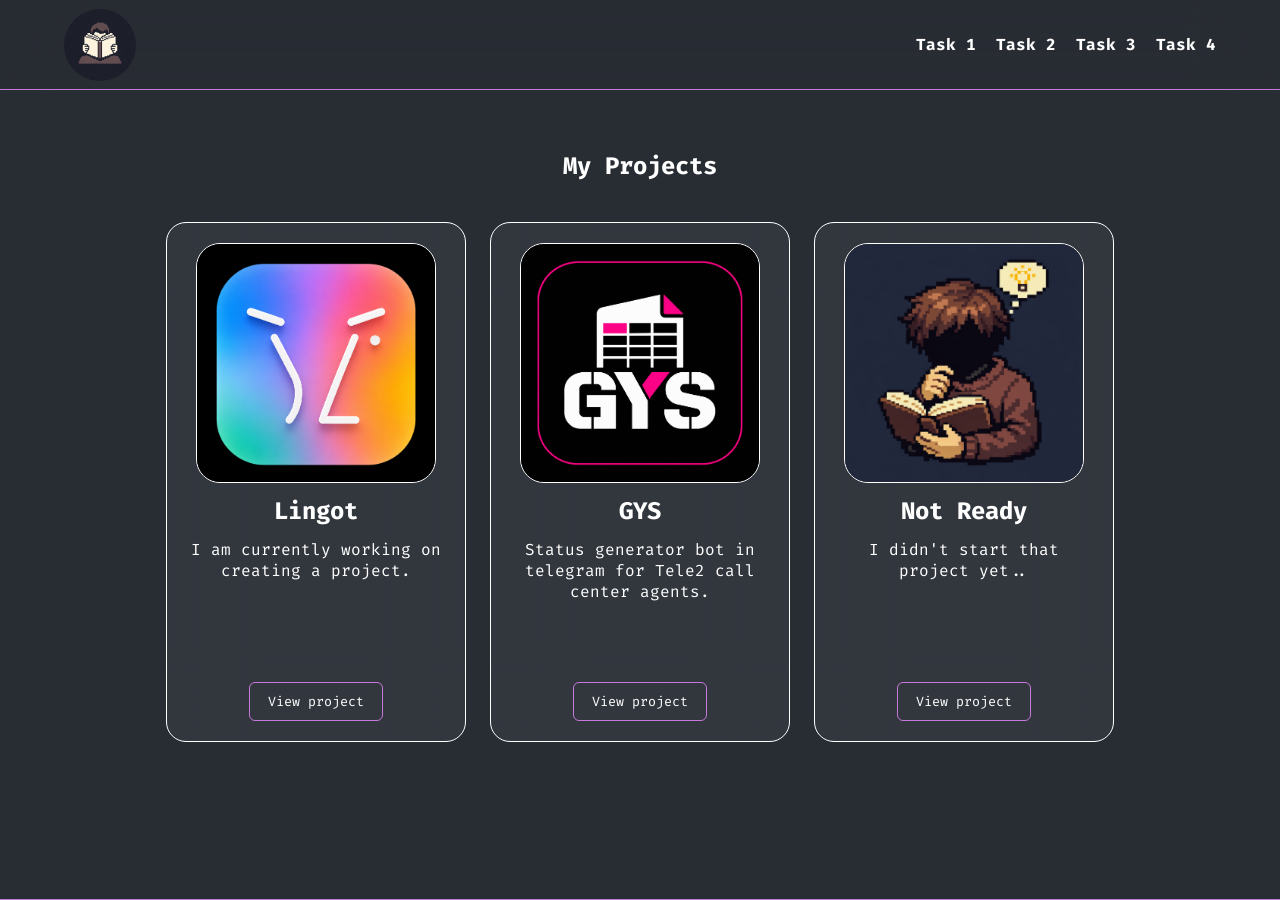
<file: index.html>
<!DOCTYPE html>
<html lang="en">

<head>
    <meta charset="UTF-8">
    <meta name="viewport" content="width=device-width, initial-scale=1.0">
    <title>assignment2</title>
    <link rel="stylesheet" href="styles.css">
</head>

<body>

    <header>
        <nav>
            <a class="logo" href="index.html">
                <img src="img/logo.png" alt="Website logo">
            </a>
            <ul class="nav-links">
                <li><a href="index.html">Task 1</a></li>
                <li><a href="task2/index.html">Task 2</a></li>
                <li><a href="task3/index.html">Task 3</a></li>
                <li><a href="task4/index.html">Task 4</a></li>
            </ul>
        </nav>
    </header>
    <section id="works">
        <h2>My Projects</h2>
        <div class="works-container">
            <div class="works-description">

                <div class="project-card">
                    <img src="img/lingot.png" alt="Lingot project logo">
                    <h2>Lingot</h2>
                    <p>I am currently working on creating a project.</p>
                    <button type="button">View project</button>
                </div>
                <div class="project-card">
                    <img src="img/GYS.png" alt="GYS project logo">
                    <h2>GYS</h2>
                    <p>Status generator bot in telegram for Tele2 call center agents.</p>
                    <button type="button">View project</button>
                </div>
                <div class="project-card">
                    <img src="img/thinking.png" alt="Student thinking about a project">
                    <h2>Not Ready</h2>
                    <p>I didn't start that project yet..</p>
                    <button type="button">View project</button>
                </div>

            </div>
        </div>
    </section>


</body>

</html>
</file>
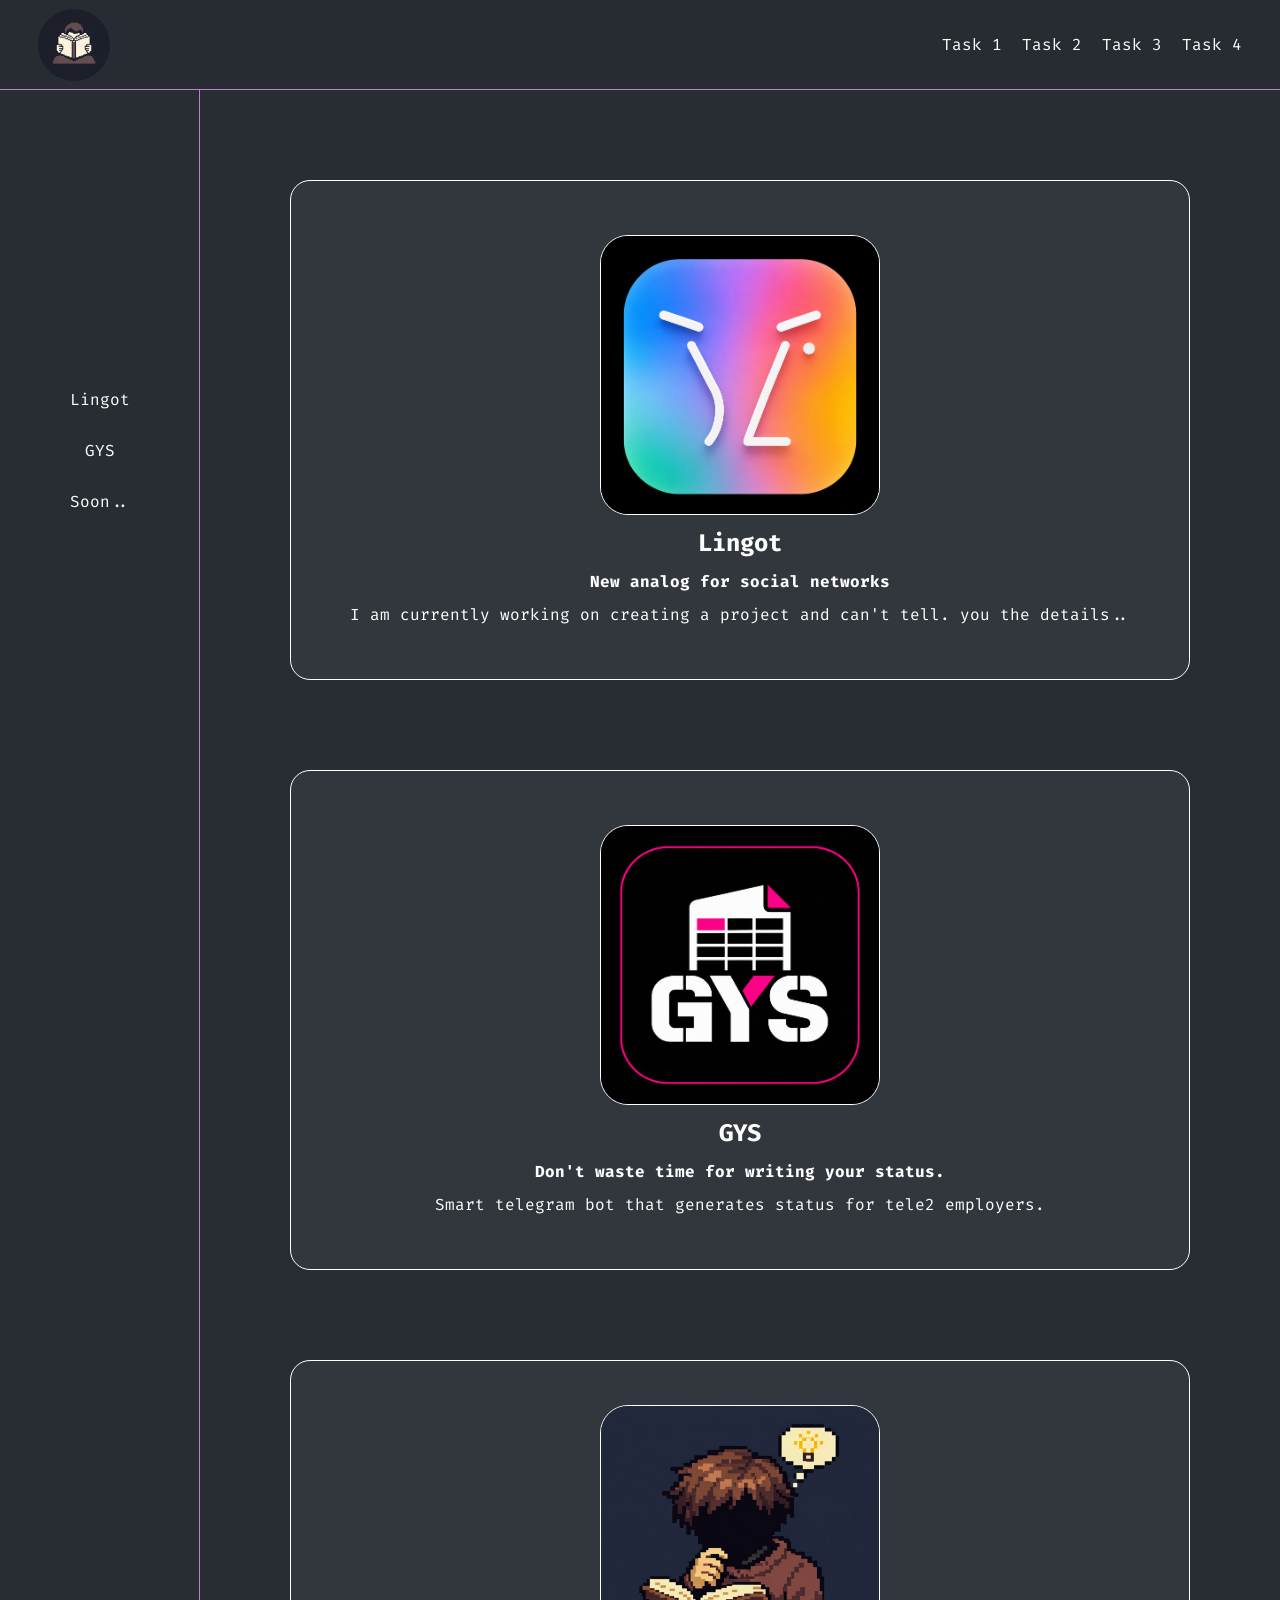
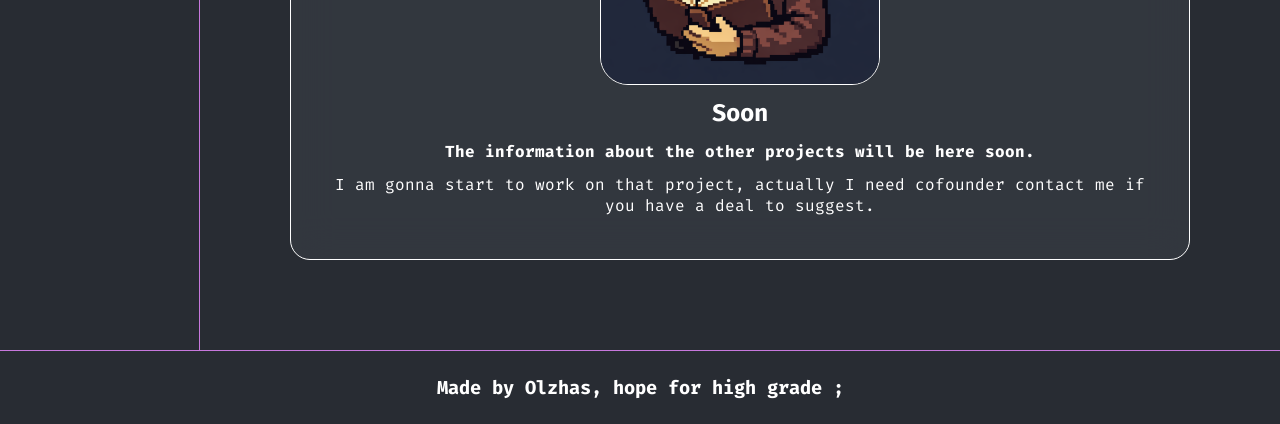
<file: task2/index.html>
<!DOCTYPE html>
<html lang="en">

<head>
    <meta charset="UTF-8">
    <meta name="viewport" content="width=device-width, initial-scale=1.0">
    <link rel="stylesheet" href="styles.css">
    <title>Task 2</title>
</head>

<body>
    <div class="container">
        <header>
            <nav>
                <a class="logo" href="../index.html">
                    <img src="../img/logo.png" alt="Website logo">
                </a>
                <ul class="nav-links">
                    <li><a href="../index.html">Task 1</a></li>
                    <li><a href="index.html">Task 2</a></li>
                    <li><a href="../task3/index.html">Task 3</a></li>
                    <li><a href="../task4/index.html">Task 4</a></li>
                </ul>
            </nav>
        </header>
        <aside>
            <ul>
                <li><a href="#lingot">Lingot</a></li>
                <li><a href="#gys">GYS</a></li>
                <li><a href="#soon">Soon..</a></li>
            </ul>
        </aside>
        <main>
            <div class="project-card" id="lingot">
                <img src="../img/lingot.png" alt="Lingot project logo">
                <h2>Lingot</h2>
                <h4>New analog for social networks</h4>
                <p>I am currently working on creating a project and can't tell. you the details..</p>
            </div>
            <div class="project-card" id="gys">
                <img src="../img/GYS.png" alt="GYS project logo">
                <h2>GYS</h2>
                <h4>Don't waste time for writing your status.</h4>
                <p>Smart telegram bot that generates status for tele2 employers.</p>
            </div>
            <div class="project-card" id="soon">
                <img src="../img/thinking.png" alt="Student thinking about a project">
                <h2>Soon</h2>
                <h4>The information about the other projects will be here soon.</h4>
                <p>I am gonna start to work on that project, actually I need cofounder contact me if you have a deal to
                    suggest.</p>
            </div>
        </main>
        <footer>
            <h3>Made by Olzhas, hope for high grade ;</h3>
        </footer>
    </div>
</body>

</html>
</file>
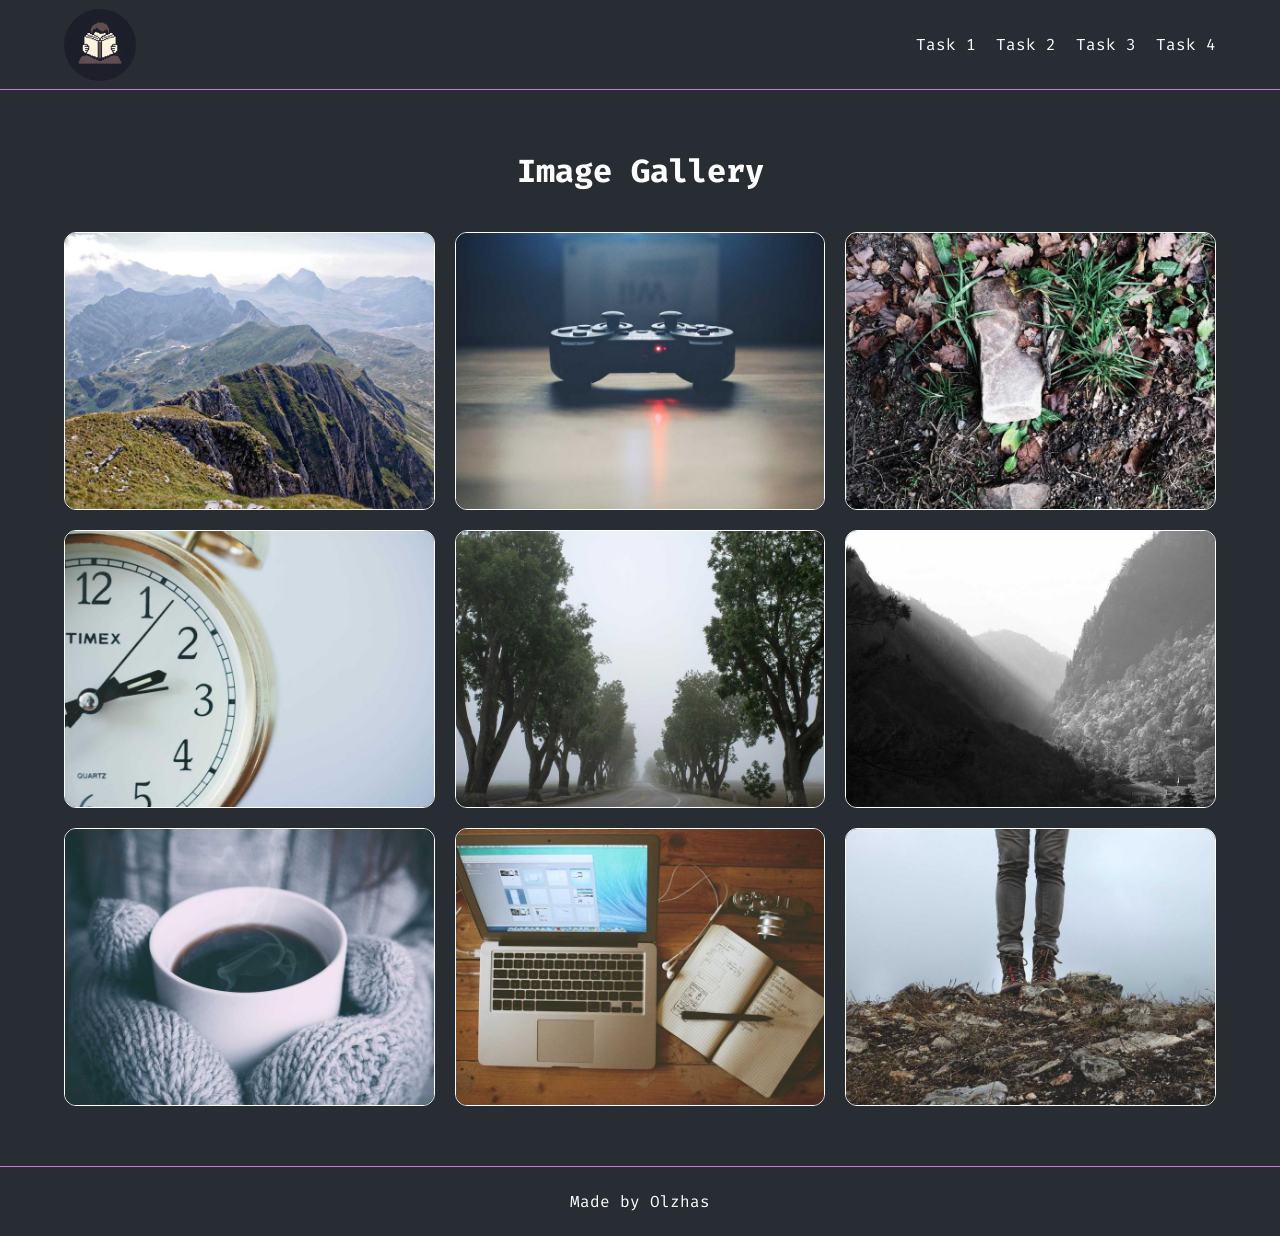
<file: task3/index.html>
<!DOCTYPE html>
<html lang="en">

<head>
    <meta charset="UTF-8">
    <meta name="viewport" content="width=device-width, initial-scale=1.0">
    <link rel="stylesheet" href="styles.css">
    <title>Task 3</title>
</head>

<body>
    <header>
        <nav>
            <a class="logo" href="../index.html">
                <img src="../img/logo.png" alt="Website logo">
            </a>
            <ul class="nav-links">
                <li><a href="../index.html">Task 1</a></li>
                <li><a href="../task2/index.html">Task 2</a></li>
                <li><a href="index.html">Task 3</a></li>
                <li><a href="../task4/index.html">Task 4</a></li>
            </ul>
        </nav>
    </header>

    <main>
        <h1>Image Gallery</h1>
        <div class="gallery">
            <figure>
                <img src="../img/gallery/photo-1.jpg" alt="Mountain landscape">
                <figcaption>Mountain view</figcaption>
            </figure>
            <figure>
                <img src="../img/gallery/photo-2.jpg" alt="Game controller">
                <figcaption>Game time</figcaption>
            </figure>
            <figure>
                <img src="../img/gallery/photo-3.jpg" alt="Grass and leaves on the ground">
                <figcaption>Forest floor</figcaption>
            </figure>
            <figure>
                <img src="../img/gallery/photo-4.jpg" alt="Close view of a clock">
                <figcaption>Time</figcaption>
            </figure>
            <figure>
                <img src="../img/gallery/photo-5.jpg" alt="Road between trees in fog">
                <figcaption>Foggy road</figcaption>
            </figure>
            <figure>
                <img src="../img/gallery/photo-6.jpg" alt="Sunlight over a mountain valley">
                <figcaption>Mountain light</figcaption>
            </figure>
            <figure>
                <img src="../img/gallery/photo-7.jpg" alt="Warm drink wrapped in a blanket">
                <figcaption>Warm drink</figcaption>
            </figure>
            <figure>
                <img src="../img/gallery/photo-8.jpg" alt="Laptop on a desk">
                <figcaption>Workspace</figcaption>
            </figure>
            <figure>
                <img src="../img/gallery/photo-9.jpg" alt="Hiker standing on rocks">
                <figcaption>Hiking</figcaption>
            </figure>
        </div>
    </main>

    <footer>
        <p>Made by Olzhas</p>
    </footer>
</body>

</html>
</file>
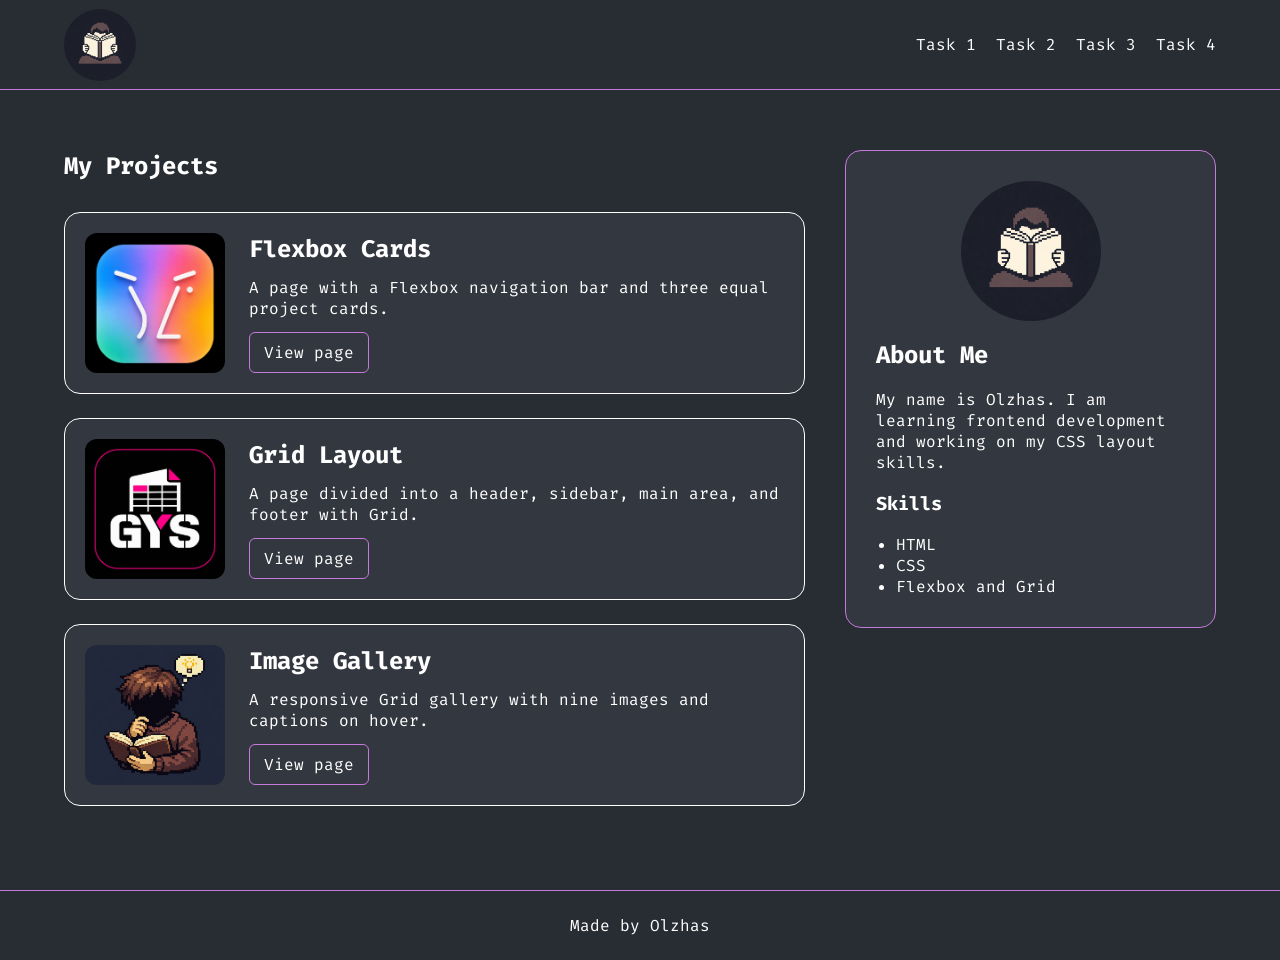
<file: task4/index.html>
<!DOCTYPE html>
<html lang="en">

<head>
    <meta charset="UTF-8">
    <meta name="viewport" content="width=device-width, initial-scale=1.0">
    <link rel="stylesheet" href="styles.css">
    <title>Task 4</title>
</head>

<body>
    <header>
        <nav>
            <a class="logo" href="../index.html">
                <img src="../img/logo.png" alt="Website logo">
            </a>
            <ul class="nav-links">
                <li><a href="../index.html">Task 1</a></li>
                <li><a href="../task2/index.html">Task 2</a></li>
                <li><a href="../task3/index.html">Task 3</a></li>
                <li><a href="index.html">Task 4</a></li>
            </ul>
        </nav>
    </header>

    <main class="portfolio-layout">
        <section class="projects">
            <h1>My Projects</h1>

            <article class="project-card">
                <img src="../img/lingot.png" alt="Lingot project logo">
                <div class="project-content">
                    <h2>Flexbox Cards</h2>
                    <p>A page with a Flexbox navigation bar and three equal project cards.</p>
                    <a href="../index.html">View page</a>
                </div>
            </article>

            <article class="project-card">
                <img src="../img/GYS.png" alt="GYS project logo">
                <div class="project-content">
                    <h2>Grid Layout</h2>
                    <p>A page divided into a header, sidebar, main area, and footer with Grid.</p>
                    <a href="../task2/index.html">View page</a>
                </div>
            </article>

            <article class="project-card">
                <img src="../img/thinking.png" alt="Student thinking about a project">
                <div class="project-content">
                    <h2>Image Gallery</h2>
                    <p>A responsive Grid gallery with nine images and captions on hover.</p>
                    <a href="../task3/index.html">View page</a>
                </div>
            </article>
        </section>

        <aside class="info">
            <img src="../img/logo.png" alt="Olzhas profile logo">
            <h2>About Me</h2>
            <p>My name is Olzhas. I am learning frontend development and working on my CSS layout skills.</p>
            <h3>Skills</h3>
            <ul>
                <li>HTML</li>
                <li>CSS</li>
                <li>Flexbox and Grid</li>
            </ul>
        </aside>
    </main>

    <footer>
        <p>Made by Olzhas</p>
    </footer>
</body>

</html>
</file>
<file: styles.css>
@import url('https://fonts.googleapis.com/css2?family=Fira+Code:wght@300..700&display=swap');

* {
    margin: 0;
    padding: 0;
    box-sizing: border-box;
}

body {
    font-family: "Fira Code", sans-serif;
    margin: 0;
    padding: 0;
    background-color: #282C33;
    color: white;
}

header {
    height: 10vh;
    position: sticky;
    top: 0;
    z-index: 1000;
    backdrop-filter: blur(40px);
    border-bottom: 1px solid #C778DD;
    display: flex;
    align-items: center;
    justify-content: center;
}

header nav {
    display: flex;
    width: 90%;
    max-width: 1200px;
    justify-content: space-between;
    align-items: center;
}

.logo {
    display: flex;
    align-items: center;
}

.logo img {
    height: 8vh;
    border-radius: 50%;
}

.nav-links {
    display: flex;
    align-items: center;
    gap: 20px;
    list-style: none;
}

.nav-links a {
    color: white;
    text-decoration: none;
    font-weight: bold;
    transition: color 0.3s;
}

.nav-links a:hover {
    color: #C778DD;
}

#works {
    min-height: 90vh;
    padding: 60px 5%;
    border-bottom: 1px solid #C778DD;
}

#works > h2 {
    text-align: center;
    margin-bottom: 40px;
}

.works-container {
    display: flex;
    justify-content: center;
}

.works-description {
    display: flex;
    justify-content: center;
    align-items: stretch;
    flex-wrap: wrap;
    gap: 24px;
    width: 100%;
    max-width: 1100px;
}

.project-card {
    background-color: #393e47a1;
    backdrop-filter: blur(40px);
    display: flex;
    flex-direction: column;
    justify-content: center;
    align-items: center;
    gap: 12px;
    text-align: center;
    height: 520px;
    width: 300px;
    padding: 20px;
    border: 1px solid;
    border-radius: 20px;
    transition: transform 0.3s, box-shadow 0.3s, border-color 0.3s;
}

.project-card:hover {
    border-color: #C778DD;
    transform: translateY(-8px);
    box-shadow: 0 12px 24px #17191d;
}

.works-description img {
    width: 240px;
    height: 240px;
    object-fit: cover;
    border: 1px solid;
    border-radius: 10%;
}

.project-card button {
    margin-top: auto;
    padding: 10px 18px;
    font-family: inherit;
    color: white;
    background-color: transparent;
    border: 1px solid #C778DD;
    border-radius: 6px;
    cursor: pointer;
}

.project-card button:hover {
    background-color: #C778DD;
}

@media (max-width: 600px) {
    header nav {
        width: 94%;
    }

    .nav-links {
        gap: 10px;
        font-size: 13px;
    }

    .project-card {
        width: 100%;
        max-width: 320px;
    }
}
</file>
<file: task2/styles.css>
@import url('https://fonts.googleapis.com/css2?family=Fira+Code:wght@300..700&display=swap');

* {
    margin: 0;
    padding: 0;
    box-sizing: border-box;
}

html {
    scroll-behavior: smooth;
}

body {
    font-family: "Fira Code", sans-serif;
    background-color: #282C33;
    color: white;
}

.container {
    min-height: 100vh;
    display: grid;
    grid-template-columns: 200px 1fr;
    grid-template-rows: 10vh 1fr auto;
    grid-template-areas:
        "header header"
        "sidebar main"
        "footer footer";
}

header {
    grid-area: header;
    position: sticky;
    top: 0;
    z-index: 10;
    display: flex;
    align-items: center;
    justify-content: center;
    background-color: #282C33e8;
    backdrop-filter: blur(20px);
    border-bottom: 1px solid #C778DD;
}

header nav {
    width: 94%;
    display: flex;
    justify-content: space-between;
    align-items: center;
}

.logo {
    display: flex;
    align-items: center;
}

.logo img {
    height: 8vh;
    border-radius: 50%;
}

.nav-links {
    display: flex;
    align-items: center;
    gap: 20px;
    list-style: none;
}

a {
    color: white;
    text-decoration: none;
    transition: color 0.3s;
}

a:hover {
    color: #C778DD;
}

aside {
    grid-area: sidebar;
    border-right: 1px solid #C778DD;
}

aside ul {
    position: fixed;
    top: 50%;
    left: 0;
    width: 200px;
    transform: translateY(-50%);
    display: flex;
    flex-direction: column;
    align-items: center;
    gap: 30px;
    list-style: none;
}

main {
    grid-area: main;
    display: flex;
    flex-direction: column;
    align-items: center;
    gap: 10vh;
    padding: 10vh 0;
}

.project-card {
    width: min(90%, 900px);
    min-height: 500px;
    scroll-margin-top: 15vh;
    display: flex;
    flex-direction: column;
    justify-content: center;
    align-items: center;
    gap: 12px;
    padding: 30px;
    text-align: center;
    background-color: #393e47a1;
    backdrop-filter: blur(20px);
    border: 1px solid white;
    border-radius: 20px;
    transition: border-color 0.3s;
}

.project-card img {
    width: min(280px, 80%);
    aspect-ratio: 1;
    object-fit: cover;
    border: 1px solid white;
    border-radius: 10%;
}

.project-card:hover {
    border-color: #C778DD;
}

footer {
    grid-area: footer;
    padding: 24px;
    text-align: center;
    border-top: 1px solid #C778DD;
}

@media (max-width: 700px) {
    .container {
        grid-template-columns: 110px 1fr;
    }

    aside ul {
        width: 110px;
    }

    .nav-links {
        gap: 10px;
        font-size: 12px;
    }

    .project-card {
        min-height: 420px;
        padding: 20px;
    }
}
</file>
<file: task3/styles.css>
@import url('https://fonts.googleapis.com/css2?family=Fira+Code:wght@300..700&display=swap');

* {
    margin: 0;
    padding: 0;
    box-sizing: border-box;
}

body {
    font-family: "Fira Code", sans-serif;
    background-color: #282C33;
    color: white;
}

header {
    height: 10vh;
    display: flex;
    align-items: center;
    justify-content: center;
    border-bottom: 1px solid #C778DD;
}

header nav {
    width: 90%;
    max-width: 1200px;
    display: flex;
    align-items: center;
    justify-content: space-between;
}

.logo {
    display: flex;
    align-items: center;
}

.logo img {
    height: 8vh;
    border-radius: 50%;
}

.nav-links {
    display: flex;
    gap: 20px;
    list-style: none;
}

.nav-links a {
    color: white;
    text-decoration: none;
    transition: color 0.3s;
}

.nav-links a:hover {
    color: #C778DD;
}

main {
    width: 90%;
    max-width: 1200px;
    margin: 0 auto;
    padding: 60px 0;
}

h1 {
    margin-bottom: 40px;
    text-align: center;
}

.gallery {
    display: grid;
    grid-template-columns: repeat(3, 1fr);
    gap: 20px;
}

.gallery figure {
    position: relative;
    aspect-ratio: 4 / 3;
    overflow: hidden;
    border: 1px solid white;
    border-radius: 12px;
}

.gallery img {
    width: 100%;
    height: 100%;
    display: block;
    object-fit: cover;
    transition: transform 0.3s;
}

.gallery figcaption {
    position: absolute;
    right: 0;
    bottom: 0;
    left: 0;
    padding: 16px;
    text-align: center;
    background-color: #17191dcc;
    transform: translateY(100%);
    transition: transform 0.3s;
}

.gallery figure:hover img {
    transform: scale(1.05);
}

.gallery figure:hover figcaption {
    transform: translateY(0);
}

footer {
    padding: 24px;
    text-align: center;
    border-top: 1px solid #C778DD;
}

@media (max-width: 800px) {
    .gallery {
        grid-template-columns: repeat(2, 1fr);
    }
}

@media (max-width: 520px) {
    .nav-links {
        gap: 8px;
        font-size: 12px;
    }

    .gallery {
        grid-template-columns: 1fr;
    }
}
</file>
<file: task4/styles.css>
@import url('https://fonts.googleapis.com/css2?family=Fira+Code:wght@300..700&display=swap');

* {
    margin: 0;
    padding: 0;
    box-sizing: border-box;
}

body {
    min-height: 100vh;
    font-family: "Fira Code", sans-serif;
    background-color: #282C33;
    color: white;
}

header {
    height: 10vh;
    display: flex;
    align-items: center;
    justify-content: center;
    border-bottom: 1px solid #C778DD;
}

header nav {
    width: 90%;
    max-width: 1200px;
    display: flex;
    align-items: center;
    justify-content: space-between;
}

.logo {
    display: flex;
    align-items: center;
}

.logo img {
    height: 8vh;
    border-radius: 50%;
}

.nav-links {
    display: flex;
    gap: 20px;
    list-style: none;
}

a {
    color: white;
    text-decoration: none;
}

.nav-links a {
    transition: color 0.3s;
}

.nav-links a:hover {
    color: #C778DD;
}

.portfolio-layout {
    width: 90%;
    max-width: 1200px;
    min-height: 80vh;
    margin: 0 auto;
    padding: 60px 0;
    display: grid;
    grid-template-columns: 2fr 1fr;
    grid-template-areas: "projects info";
    gap: 40px;
}

.projects {
    grid-area: projects;
    min-width: 0;
}

.projects h1 {
    margin-bottom: 30px;
}

.project-card {
    min-height: 180px;
    margin-bottom: 24px;
    padding: 20px;
    display: flex;
    align-items: center;
    gap: 24px;
    background-color: #393e47a1;
    border: 1px solid white;
    border-radius: 16px;
}

.project-card img {
    width: 140px;
    height: 140px;
    object-fit: cover;
    border-radius: 12px;
}

.project-content {
    flex: 1;
    align-self: stretch;
    display: flex;
    flex-direction: column;
    gap: 12px;
}

.project-content a {
    width: fit-content;
    margin-top: auto;
    padding: 9px 14px;
    border: 1px solid #C778DD;
    border-radius: 6px;
    transition: background-color 0.3s;
}

.project-content a:hover {
    background-color: #C778DD;
}

.info {
    grid-area: info;
    min-width: 0;
    align-self: start;
    padding: 30px;
    display: flex;
    flex-direction: column;
    gap: 18px;
    background-color: #393e47a1;
    border: 1px solid #C778DD;
    border-radius: 16px;
}

.info > img {
    width: 140px;
    height: 140px;
    align-self: center;
    border-radius: 50%;
}

.info ul {
    padding-left: 20px;
}

footer {
    padding: 24px;
    text-align: center;
    border-top: 1px solid #C778DD;
}

@media (max-width: 800px) {
    .portfolio-layout {
        grid-template-columns: minmax(0, 1fr);
        grid-template-areas:
            "projects"
            "info";
    }
}

@media (max-width: 560px) {
    header {
        height: auto;
        min-height: 10vh;
        padding: 10px 0;
    }

    .logo img {
        height: 60px;
    }

    .nav-links {
        max-width: 210px;
        flex-wrap: wrap;
        justify-content: flex-end;
        gap: 8px;
        font-size: 12px;
    }

    .portfolio-layout {
        width: 100%;
        padding: 40px 20px;
    }

    .project-card {
        width: 100%;
        min-width: 0;
        flex-direction: column;
        align-items: stretch;
    }

    .project-card img {
        width: 100%;
        height: 220px;
    }

    .project-content {
        min-width: 0;
    }
}
</file>
